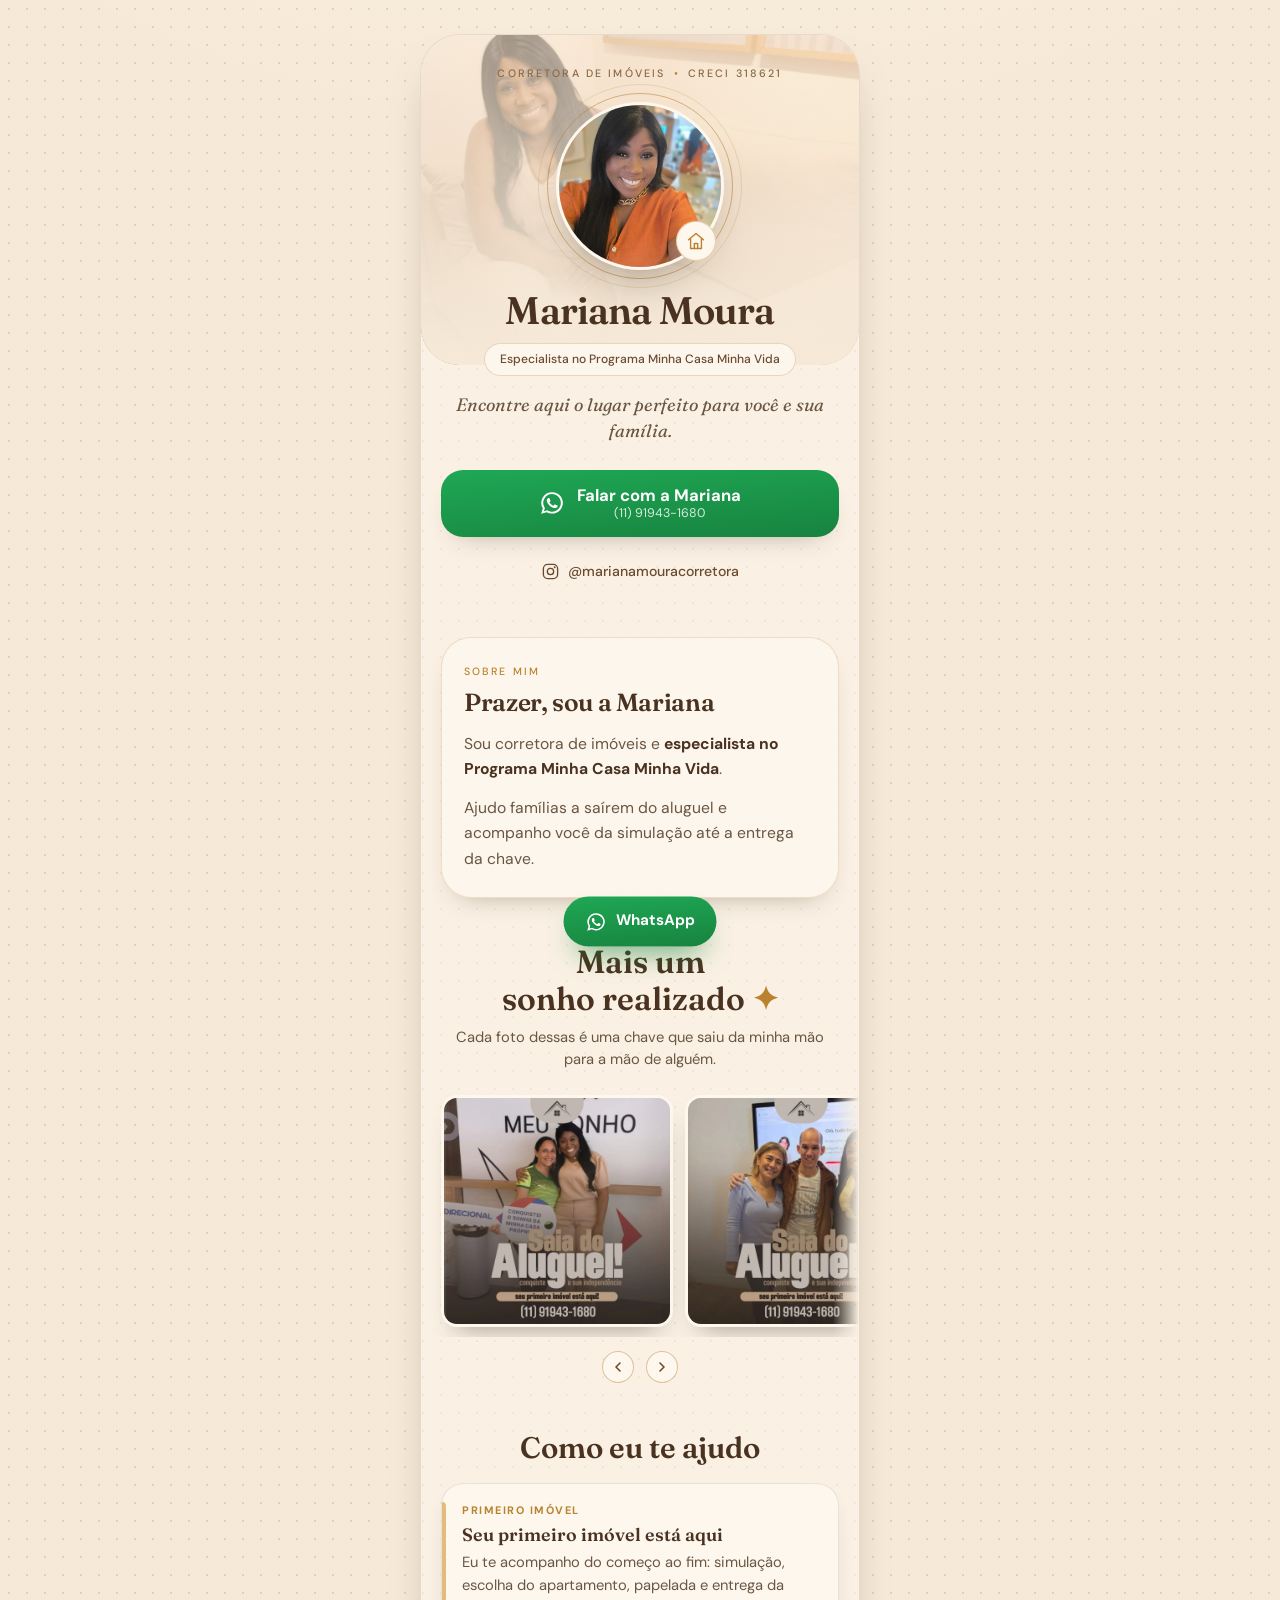
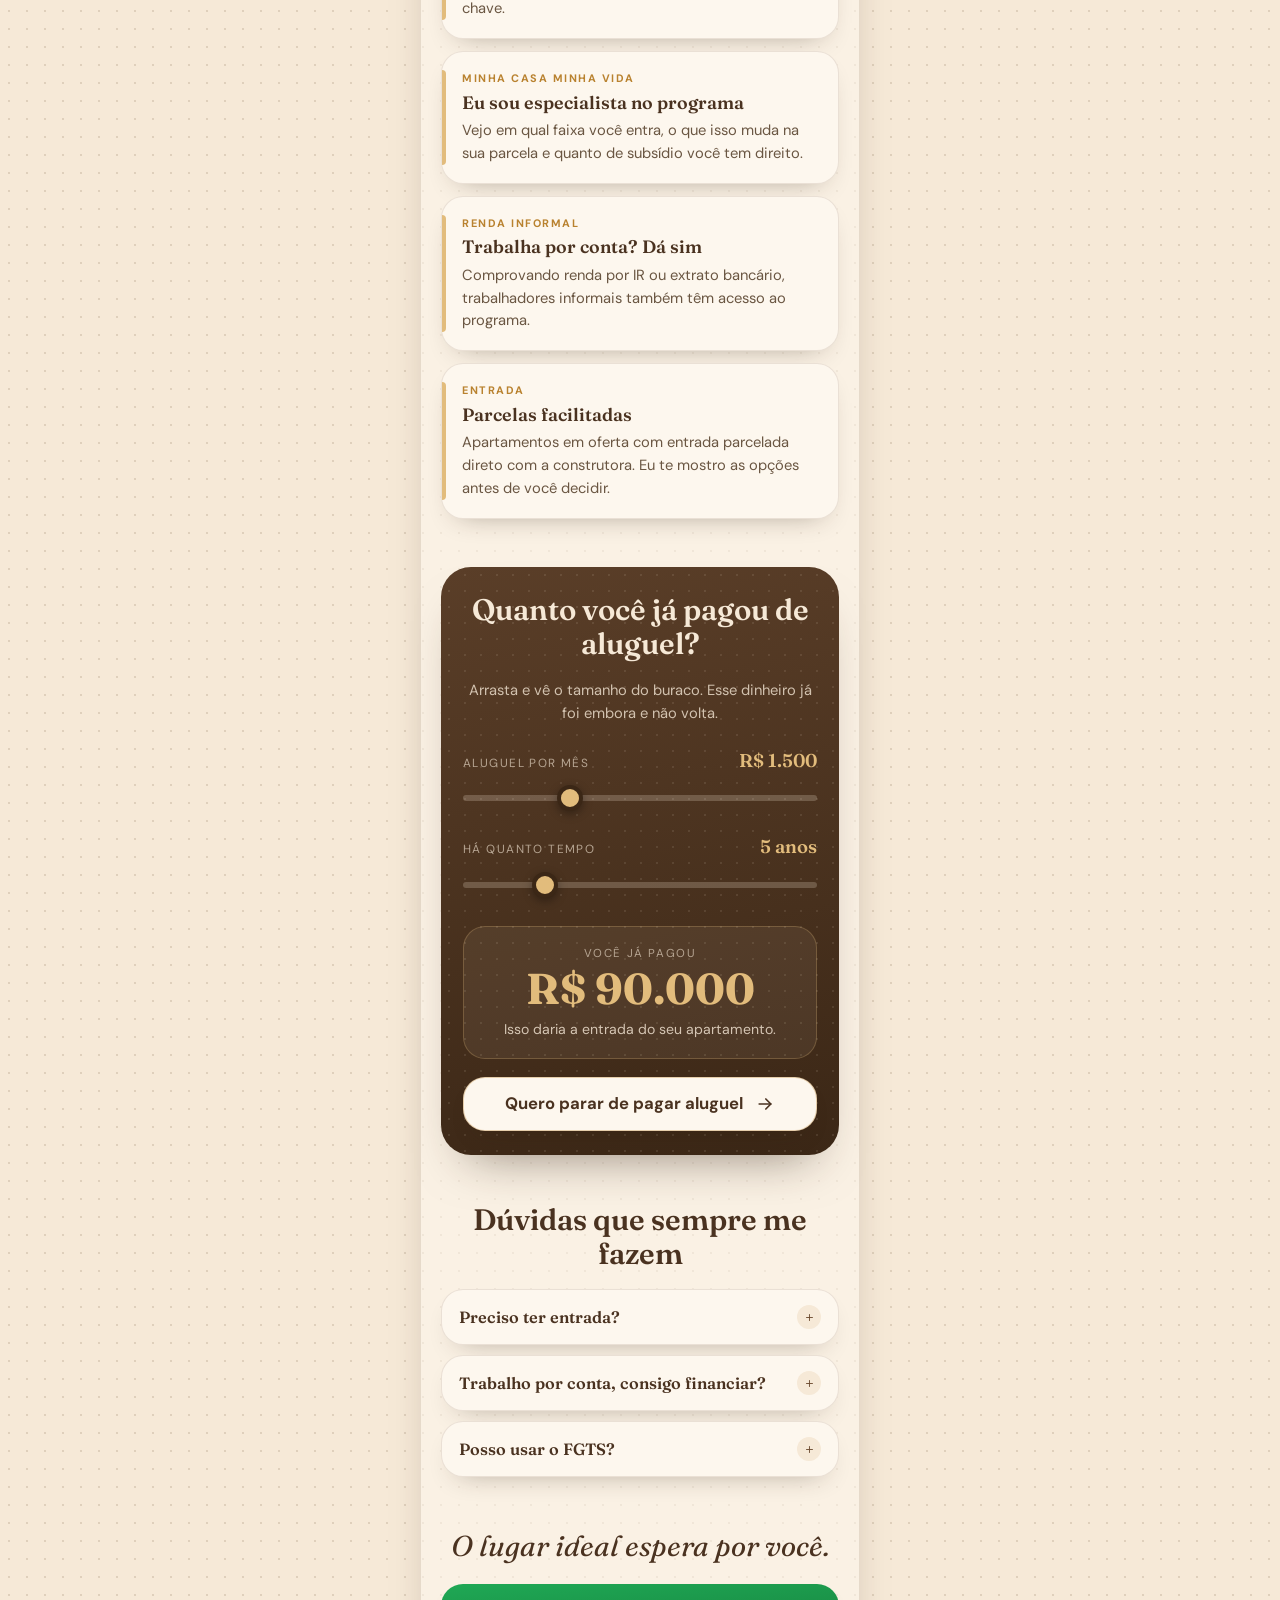
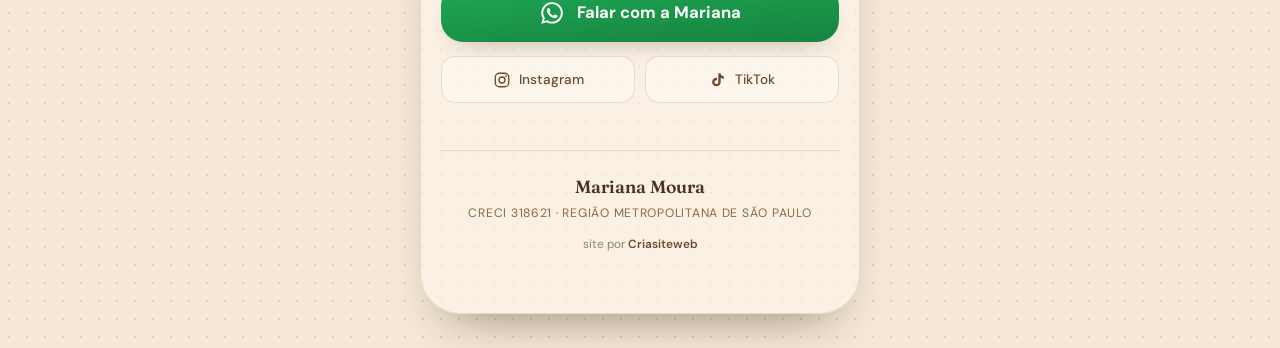
<file: index.html>
<!doctype html>
<html lang="pt-BR">
<head>
<meta charset="utf-8">
<meta http-equiv="Cache-Control" content="no-cache, must-revalidate">
<meta http-equiv="Pragma" content="no-cache">
<meta name="viewport" content="width=device-width, initial-scale=1, viewport-fit=cover">
<title>Mariana Moura · Corretora de Imóveis</title>
<meta name="description" content="Mariana Moura, corretora de imóveis e especialista no Programa Minha Casa Minha Vida. Encontre aqui o lugar perfeito para você e sua família.">
<meta name="theme-color" content="#F6E9D7">
<meta name="robots" content="noindex,nofollow">

<meta property="og:type" content="website">
<meta property="og:title" content="Mariana Moura · Corretora de Imóveis">
<meta property="og:description" content="Especialista no Programa Minha Casa Minha Vida. Saia do aluguel. Seu primeiro imóvel está aqui.">
<meta property="og:image" content="assets/img/mariana-retrato.jpg">

<link rel="icon" href="data:image/svg+xml,<svg xmlns='http://www.w3.org/2000/svg' viewBox='0 0 100 100'><rect width='100' height='100' rx='22' fill='%236B4A2F'/><text y='70' x='50' text-anchor='middle' font-size='58' font-family='Georgia,serif' fill='%23F6E9D7'>M</text></svg>">

<link rel="preconnect" href="https://fonts.googleapis.com">
<link rel="preconnect" href="https://fonts.gstatic.com" crossorigin>
<link href="https://fonts.googleapis.com/css2?family=Fraunces:ital,opsz,wght@0,9..144,400;0,9..144,600;0,9..144,700;1,9..144,400&family=DM+Sans:opsz,wght@9..40,400;9..40,500;9..40,700&display=swap" rel="stylesheet">

<script>
/* carimbo que muda a cada 2 minutos: o aparelho nunca fica preso
   numa aparência antiga, e ainda assim reaproveita o arquivo entre telas */
document.write('<link rel="stylesheet" href="assets/css/estilo.css?t='
  + Math.floor(Date.now() / 120000) + '">');
</script>
<noscript><link rel="stylesheet" href="assets/css/estilo.css"></noscript>

<script>
/* modo previa: prazo de 24h e botoes bloqueados ate a contratacao */
document.write('<script src="assets/js/previa.js?t='
  + Math.floor(Date.now() / 120000) + '"><\/script>');
</script>
</head>
<body>

<main class="bio">

  <!-- ============ 1. ROSTO + ACAO (cabecalho unico) ============ -->
  <header class="topo bloco" data-revela>

    <div class="topo__fundo" aria-hidden="true"></div>

    <p class="topo__rotulo">
      <span id="cargo">Corretora de imóveis</span>
      <i aria-hidden="true">&#8226;</i>
      <span id="creci">CRECI 318621</span>
    </p>

    <div class="topo__moldura">
      <img class="topo__foto" src="assets/img/mariana-retrato.jpg"
           alt="Mariana Moura, corretora de imóveis"
           width="565" height="568" fetchpriority="high" decoding="async">
      <span class="topo__selo" aria-hidden="true">
        <svg viewBox="0 0 24 24" fill="none" stroke="currentColor" stroke-width="1.7" stroke-linecap="round" stroke-linejoin="round">
          <path d="M3 10.5 12 3l9 7.5"/><path d="M5.5 9.5V21h13V9.5"/><path d="M10 21v-6h4v6"/>
        </svg>
      </span>
    </div>

    <h1 class="topo__nome">Mariana Moura</h1>

    <p class="topo__especialidade" id="especialidade">Especialista no Programa Minha Casa Minha Vida</p>

    <p class="topo__chamada" id="chamada">Encontre aqui o lugar perfeito para você e sua família.</p>

    <div class="topo__acao">
      <a class="botao botao--zap" id="zapTopo" href="#" target="_blank" rel="noopener">
        <svg class="botao__icone" viewBox="0 0 24 24" fill="currentColor" aria-hidden="true"><path d="M12.04 2a9.9 9.9 0 0 0-8.5 14.96L2 22l5.2-1.5A9.9 9.9 0 1 0 12.04 2Zm0 1.8a8.1 8.1 0 1 1-4.1 15.08l-.3-.17-3.08.89.9-3-.2-.31A8.1 8.1 0 0 1 12.05 3.8Zm4.65 10.3c-.25-.13-1.48-.73-1.7-.81-.23-.09-.4-.13-.56.12s-.64.8-.79.97c-.14.17-.29.19-.54.06a6.6 6.6 0 0 1-1.95-1.2 7.3 7.3 0 0 1-1.35-1.68c-.14-.25-.01-.38.11-.5.11-.12.25-.29.37-.44.12-.15.16-.25.24-.42.08-.17.04-.31-.02-.44-.06-.12-.56-1.35-.77-1.85-.2-.48-.4-.42-.55-.43h-.47c-.16 0-.43.06-.65.31-.23.25-.86.84-.86 2.05s.88 2.38 1 2.55c.13.16 1.73 2.64 4.2 3.7.58.26 1.04.41 1.4.52.59.19 1.13.16 1.55.1.47-.07 1.48-.6 1.69-1.19.2-.58.2-1.08.14-1.19-.06-.1-.23-.16-.48-.29Z"/></svg>
        <span class="botao__texto">
          <b>Falar com a Mariana</b>
          <small id="zapNumero">(11) 91943-1680</small>
        </span>
      </a>

      <a class="linha-insta" id="instaLink" href="https://www.instagram.com/marianamouracorretora/" target="_blank" rel="noopener">
        <svg viewBox="0 0 24 24" fill="none" stroke="currentColor" stroke-width="1.7" aria-hidden="true"><rect x="3" y="3" width="18" height="18" rx="5.5"/><circle cx="12" cy="12" r="4"/><circle cx="17.3" cy="6.7" r="1.2" fill="currentColor" stroke="none"/></svg>
        <span>@marianamouracorretora</span>
      </a>
    </div>

  </header>

  <!-- ============ 2. UM POUCO SOBRE ELA ============ -->
  <section class="sobre bloco" data-revela aria-labelledby="sobreTitulo">
    <p class="sobre__rotulo">Sobre mim</p>
    <h2 class="sobre__titulo" id="sobreTitulo">Prazer, sou a Mariana</h2>
    <div id="sobreTexto"></div>
  </section>

  <!-- ============ 3. MURAL DE ENTREGAS ============ -->
  <section class="mural bloco" data-revela aria-labelledby="muralTitulo">
    <h2 class="mural__titulo" id="muralTitulo">Mais um sonho realizado <i aria-hidden="true">✦</i></h2>
    <p class="mural__legenda" id="muralLegenda">Cada foto dessas é uma chave que saiu da minha mão para a mão de alguém.</p>

    <div class="mural__janela">
        <div class="trilho" id="trilho" role="list" aria-label="Fotos de entregas de chave"></div>
      </div>

      <div class="mural__setas">
        <button class="mural__seta" id="muralAntes" type="button" aria-label="Ver a foto anterior">
          <svg viewBox="0 0 24 24" fill="none" stroke="currentColor" stroke-width="2.4" stroke-linecap="round" stroke-linejoin="round" aria-hidden="true"><path d="m15 18-6-6 6-6"/></svg>
        </button>
        <button class="mural__seta" id="muralDepois" type="button" aria-label="Ver a próxima foto">
          <svg viewBox="0 0 24 24" fill="none" stroke="currentColor" stroke-width="2.4" stroke-linecap="round" stroke-linejoin="round" aria-hidden="true"><path d="m9 18 6-6-6-6"/></svg>
        </button>
      </div>
  </section>

  <!-- ============ 4. COMO EU TE AJUDO ============ -->
  <section class="ajuda bloco" data-revela aria-labelledby="ajudaTitulo">
    <h2 class="secao__titulo" id="ajudaTitulo">Como eu te ajudo</h2>
    <div class="ajuda__lista" id="ajudaLista"></div>
  </section>

  <!-- ============ 5. CONTA DO ALUGUEL ============ -->
  <section class="conta bloco" data-revela aria-labelledby="contaTitulo">
    <h2 class="secao__titulo secao__titulo--claro" id="contaTitulo">Quanto você já pagou de aluguel?</h2>
    <p class="conta__texto">Arrasta e vê o tamanho do buraco. Esse dinheiro já foi embora e não volta.</p>

    <label class="campo" for="valorAluguel">
      <span class="campo__rotulo">Aluguel por mês</span>
      <output class="campo__valor" id="valorSaida">R$ 1.500</output>
    </label>
    <input class="slider" type="range" id="valorAluguel" min="500" max="4000" step="50" value="1500" aria-describedby="valorSaida">

    <label class="campo" for="anosAluguel">
      <span class="campo__rotulo">Há quanto tempo</span>
      <output class="campo__valor" id="anosSaida">5 anos</output>
    </label>
    <input class="slider" type="range" id="anosAluguel" min="1" max="20" step="1" value="5" aria-describedby="anosSaida">

    <div class="conta__placar" aria-live="polite">
      <span class="conta__rotulo">Você já pagou</span>
      <strong class="conta__total" id="contaTotal">R$ 90.000</strong>
      <span class="conta__remate">Isso daria a entrada do seu apartamento.</span>
    </div>

    <a class="botao botao--claro" id="zapConta" href="#" target="_blank" rel="noopener">
      <span class="botao__texto"><b>Quero parar de pagar aluguel</b></span>
      <svg class="botao__seta" viewBox="0 0 24 24" fill="none" stroke="currentColor" stroke-width="2" stroke-linecap="round" stroke-linejoin="round" aria-hidden="true"><path d="M5 12h14"/><path d="m13 6 6 6-6 6"/></svg>
    </a>
  </section>

  <!-- ============ 6. DÚVIDAS ============ -->
  <section class="duvidas bloco" data-revela aria-labelledby="duvidasTitulo">
    <h2 class="secao__titulo" id="duvidasTitulo">Dúvidas que sempre me fazem</h2>
    <div class="duvidas__lista" id="duvidasLista"></div>
  </section>

  <!-- ============ 7. FECHAMENTO ============ -->
  <section class="fim bloco" data-revela>
    <p class="fim__frase" id="fimFrase">O lugar ideal espera por você.</p>
    <a class="botao botao--zap" id="zapFim" href="#" target="_blank" rel="noopener">
      <svg class="botao__icone" viewBox="0 0 24 24" fill="currentColor" aria-hidden="true"><path d="M12.04 2a9.9 9.9 0 0 0-8.5 14.96L2 22l5.2-1.5A9.9 9.9 0 1 0 12.04 2Zm0 1.8a8.1 8.1 0 1 1-4.1 15.08l-.3-.17-3.08.89.9-3-.2-.31A8.1 8.1 0 0 1 12.05 3.8Zm4.65 10.3c-.25-.13-1.48-.73-1.7-.81-.23-.09-.4-.13-.56.12s-.64.8-.79.97c-.14.17-.29.19-.54.06a6.6 6.6 0 0 1-1.95-1.2 7.3 7.3 0 0 1-1.35-1.68c-.14-.25-.01-.38.11-.5.11-.12.25-.29.37-.44.12-.15.16-.25.24-.42.08-.17.04-.31-.02-.44-.06-.12-.56-1.35-.77-1.85-.2-.48-.4-.42-.55-.43h-.47c-.16 0-.43.06-.65.31-.23.25-.86.84-.86 2.05s.88 2.38 1 2.55c.13.16 1.73 2.64 4.2 3.7.58.26 1.04.41 1.4.52.59.19 1.13.16 1.55.1.47-.07 1.48-.6 1.69-1.19.2-.58.2-1.08.14-1.19-.06-.1-.23-.16-.48-.29Z"/></svg>
      <span class="botao__texto"><b>Falar com a Mariana</b></span>
    </a>

    <div class="atalhos">
      <a class="atalho" id="atalhoInsta" href="https://www.instagram.com/marianamouracorretora/" target="_blank" rel="noopener">
        <svg viewBox="0 0 24 24" fill="none" stroke="currentColor" stroke-width="1.8" aria-hidden="true"><rect x="3" y="3" width="18" height="18" rx="5.5"/><circle cx="12" cy="12" r="4"/><circle cx="17.3" cy="6.7" r="1.2" fill="currentColor" stroke="none"/></svg>
        <span>Instagram</span>
      </a>
      <a class="atalho" id="atalhoTiktok" href="https://www.tiktok.com/@marianamoura1165" target="_blank" rel="noopener">
        <svg viewBox="0 0 24 24" fill="currentColor" aria-hidden="true"><path d="M16.6 5.82a4.28 4.28 0 0 1-1.02-2.82h-3.1v11.9a2.6 2.6 0 0 1-2.6 2.5 2.6 2.6 0 0 1 0-5.2c.27 0 .53.05.78.13V9.15a5.72 5.72 0 0 0-.78-.06 5.7 5.7 0 1 0 5.7 5.7V8.9a7.32 7.32 0 0 0 4.3 1.38V7.18a4.28 4.28 0 0 1-3.28-1.36Z"/></svg>
        <span>TikTok</span>
      </a>
    </div>
  </section>

  <footer class="rodape">
    <p class="rodape__marca">Mariana Moura</p>
    <p class="rodape__dados"><span id="rodapeCreci">CRECI 318621</span> · <span id="rodapeRegiao">[CONFIRMAR REGIÃO]</span></p>
    <p class="rodape__credito">site por <b>Criasiteweb</b></p>
  </footer>

</main>

<!-- botão fixo que aparece depois do primeiro rolar -->
<a class="flutuante" id="zapFlutuante" href="#" target="_blank" rel="noopener" aria-label="Falar com a Mariana no WhatsApp">
  <svg viewBox="0 0 24 24" fill="currentColor" aria-hidden="true"><path d="M12.04 2a9.9 9.9 0 0 0-8.5 14.96L2 22l5.2-1.5A9.9 9.9 0 1 0 12.04 2Zm0 1.8a8.1 8.1 0 1 1-4.1 15.08l-.3-.17-3.08.89.9-3-.2-.31A8.1 8.1 0 0 1 12.05 3.8Zm4.65 10.3c-.25-.13-1.48-.73-1.7-.81-.23-.09-.4-.13-.56.12s-.64.8-.79.97c-.14.17-.29.19-.54.06a6.6 6.6 0 0 1-1.95-1.2 7.3 7.3 0 0 1-1.35-1.68c-.14-.25-.01-.38.11-.5.11-.12.25-.29.37-.44.12-.15.16-.25.24-.42.08-.17.04-.31-.02-.44-.06-.12-.56-1.35-.77-1.85-.2-.48-.4-.42-.55-.43h-.47c-.16 0-.43.06-.65.31-.23.25-.86.84-.86 2.05s.88 2.38 1 2.55c.13.16 1.73 2.64 4.2 3.7.58.26 1.04.41 1.4.52.59.19 1.13.16 1.55.1.47-.07 1.48-.6 1.69-1.19.2-.58.2-1.08.14-1.19-.06-.1-.23-.16-.48-.29Z"/></svg>
  <span>WhatsApp</span>
</a>

<script>
(function(){
  var t = Math.floor(Date.now() / 120000);
  document.write('<script src="assets/js/dados.js?t=' + t + '"><\/script>');
  document.write('<script src="assets/js/app.js?t='   + t + '"><\/script>');
})();
</script>
</body>
</html>
</file>
<file: assets/css/estilo.css>
/* ==================================================================
   MARIANA MOURA · biosite
   Paleta tirada das artes reais do Instagram dela:
   areia, marrom-chocolate e dourado.
   ================================================================== */

:root{
  --areia:        #F6E9D7;
  --areia-escura: #EBD9BF;
  --creme:        #FDF7EE;
  --branco:       #FFFDFA;

  --cafe:         #4A3220;
  --marrom:       #6B4A2F;
  --marrom-claro: #8A6844;
  --tinta:        #2E1E10;
  --tinta-suave:  #6A5642;

  --dourado:      #B9822F;
  --dourado-claro:#E2BC7C;

  --zap:          #1FA855;
  --zap-escuro:   #17833F;

  --raio:   22px;
  --raio-g: 30px;
  --arco:   50% 50% 16px 16px / 32% 32% 16px 16px;

  --sombra:    0 12px 28px -18px rgba(46,30,16,.45);
  --sombra-g:  0 26px 50px -28px rgba(46,30,16,.55);

  --display: "Fraunces", Georgia, "Times New Roman", serif;
  --corpo:   "DM Sans", system-ui, -apple-system, "Segoe UI", sans-serif;

  --largura: 440px;
}

*, *::before, *::after{ box-sizing: border-box; }

html{ -webkit-text-size-adjust: 100%; }

body{
  margin: 0;
  font-family: var(--corpo);
  color: var(--tinta);
  background-color: var(--areia);
  /* malha de bolinhas: mesmo grafismo das artes dela */
  background-image:
    radial-gradient(rgba(107,74,47,.16) 1.1px, transparent 1.2px),
    radial-gradient(1200px 700px at 50% -10%, #FBF1E2 0%, rgba(251,241,226,0) 70%);
  background-size: 18px 18px, 100% 100%;
  line-height: 1.55;
  overflow-x: hidden;
}

img{ max-width: 100%; display: block; }
a{ color: inherit; }

/* ---------- coluna única, estreita: é um biosite ---------- */
.bio{
  width: 100%;
  max-width: var(--largura);
  margin: 0 auto;
  padding: 26px 20px 140px;
}

@media (min-width: 900px){
  .bio{
    margin: 34px auto;
    background: rgba(253,247,238,.55);
    border: 1px solid rgba(107,74,47,.14);
    border-radius: 40px;
    box-shadow: var(--sombra-g);
    padding-bottom: 60px;
  }
}

/* ---------- entrada por bloco ---------- */
.bloco{
  opacity: 0;
  transform: translateY(26px);
  transition: opacity .7s cubic-bezier(.22,.8,.3,1), transform .7s cubic-bezier(.22,.8,.3,1);
  will-change: opacity, transform;
}
.bloco.visivel{ opacity: 1; transform: none; }

@media (prefers-reduced-motion: reduce){
  .bloco{ opacity: 1; transform: none; transition: none; }
}

/* ================= 1. ROSTO ================= */
.topo{ position: relative; text-align: center; padding-top: 4px; }

/* tudo do cabeçalho fica por cima do fundo */
.topo > *:not(.topo__fundo){ position: relative; z-index: 1; }

/* foto dela no decorado, sangrando como ambientação atrás do cabeçalho */
.topo__fundo{
  position: absolute;
  top: -26px;
  left: -20px;
  right: -20px;
  height: 330px;
  z-index: 0;
  overflow: hidden;
  border-radius: 0 0 38px 38px;
}
.topo__fundo::before{
  content: "";
  position: absolute;
  inset: 0;
  background: url("../img/mariana-sofa.jpg") 62% 16% / cover no-repeat;
  filter: saturate(.92);
}
.topo__fundo::after{
  /* véu na cor da areia: a foto vira ambiente, o texto continua legível */
  content: "";
  position: absolute;
  inset: 0;
  background: linear-gradient(180deg,
    rgba(246,233,215,.58) 0%,
    rgba(246,233,215,.76) 42%,
    rgba(246,233,215,.95) 78%,
    var(--areia) 100%);
}

@media (min-width: 900px){
  .topo__fundo{ border-radius: 40px 40px 38px 38px; }
}

/* etiqueta fina em caixa alta, acima do rosto */
.topo__rotulo{
  margin: 0 0 20px;
  font-size: .67rem;
  font-weight: 500;
  letter-spacing: .2em;
  text-transform: uppercase;
  color: var(--marrom-claro);
}
.topo__rotulo i{ color: var(--dourado); font-style: normal; margin: 0 3px; }

/* moldura do rosto: bolinha de perfil, com anel duplo dourado */
.topo__moldura{
  position: relative;
  width: min(168px, 43vw);
  aspect-ratio: 1;
  margin: 0 auto 20px;
}
.topo__moldura::before{
  content: "";
  position: absolute;
  inset: -9px;
  border: 1.5px solid rgba(185,130,47,.55);
  border-radius: 50%;
  z-index: 0;
}
.topo__moldura::after{
  content: "";
  position: absolute;
  inset: -18px;
  border: 1px solid rgba(185,130,47,.2);
  border-radius: 50%;
  z-index: 0;
}

.topo__foto{
  position: relative;
  z-index: 1;
  display: block;
  width: 100%;
  height: 100%;
  object-fit: cover;
  object-position: center 18%;
  border-radius: 50%;
  border: 3px solid var(--creme);
  box-shadow: var(--sombra-g);
}

.topo__selo{
  position: absolute;
  z-index: 2;
  right: 5%;
  bottom: 5%;
  width: 40px;
  height: 40px;
  display: grid;
  place-items: center;
  background: var(--creme);
  color: var(--dourado);
  border: 1px solid rgba(185,130,47,.32);
  border-radius: 50%;
  box-shadow: var(--sombra);
}
.topo__selo svg{ width: 20px; height: 20px; }

.topo__nome{
  font-family: var(--display);
  font-weight: 600;
  font-size: clamp(1.95rem, 8.4vw, 2.4rem);
  line-height: 1.06;
  letter-spacing: -.022em;
  color: var(--cafe);
  margin: 0;
}

.topo__especialidade{
  display: inline-block;
  margin: 13px 0 0;
  padding: 6px 15px;
  font-size: .755rem;
  font-weight: 500;
  color: var(--marrom);
  background: rgba(253,247,238,.92);
  border: 1px solid rgba(185,130,47,.28);
  border-radius: 999px;
}

.topo__chamada{
  font-family: var(--display);
  font-style: italic;
  font-size: 1.12rem;
  line-height: 1.45;
  color: var(--tinta-suave);
  margin: 16px 8px 0;
}

.topo__acao{ margin-top: 26px; }

/* ================= 2. AÇÃO ================= */
.acao{ margin-top: 26px; }

.botao{
  display: flex;
  align-items: center;
  justify-content: center;
  gap: 12px;
  width: 100%;
  padding: 16px 20px;
  border-radius: var(--raio);
  text-decoration: none;
  font-family: var(--corpo);
  box-shadow: var(--sombra);
  transition: transform .18s ease, box-shadow .18s ease;
}
.botao:active{ transform: scale(.985); }

.botao--zap{
  background: linear-gradient(175deg, var(--zap) 0%, var(--zap-escuro) 100%);
  color: #fff;
}
.botao--claro{
  background: var(--creme);
  color: var(--cafe);
  border: 1px solid rgba(185,130,47,.35);
}

.botao__icone{ width: 26px; height: 26px; flex: none; }
.botao__seta{ width: 20px; height: 20px; flex: none; }
.botao__texto{ display: flex; flex-direction: column; line-height: 1.2; }
.botao__texto b{ font-size: 1.04rem; font-weight: 700; }
.botao__texto small{ font-size: .78rem; opacity: .82; }

.linha-insta{
  display: flex;
  align-items: center;
  justify-content: center;
  gap: 8px;
  margin-top: 14px;
  padding: 10px;
  font-size: .88rem;
  font-weight: 500;
  color: var(--marrom);
  text-decoration: none;
}
.linha-insta svg{ width: 19px; height: 19px; }

/* ================= 3. MURAL ================= */
.mural{
  margin-top: 46px;
  text-align: center;
}


.mural__titulo{
  font-family: var(--display);
  font-weight: 600;
  font-size: clamp(1.6rem, 7vw, 2rem);
  line-height: 1.15;
  color: var(--cafe);
  margin: 6px 0 8px;
}
.mural__titulo i{ color: var(--dourado); font-style: normal; }

.mural__legenda{
  margin: 0 8px 20px;
  font-size: .92rem;
  color: var(--tinta-suave);
}

/* trilho que anda sozinho */
/* setas embaixo do mural: nao ficam por cima das fotos */
.mural__setas{
  display: flex;
  justify-content: center;
  gap: 12px;
  margin-top: 14px;
}
.mural__seta{
  width: 32px;
  height: 32px;
  display: grid;
  place-items: center;
  padding: 0;
  border: 1px solid rgba(185,130,47,.45);
  border-radius: 50%;
  background: var(--creme);
  color: var(--marrom);
  box-shadow: var(--sombra);
  cursor: pointer;
  transition: opacity .25s ease, transform .18s ease;
}
.mural__seta svg{ width: 16px; height: 16px; }
.mural__seta:active{ transform: scale(.9); }

.mural__janela{
  overflow-x: auto;
  overflow-y: hidden;
  -webkit-overflow-scrolling: touch;
  overscroll-behavior-x: contain;
  scrollbar-width: none;
  margin: 0 -20px;      /* anula o respiro da coluna: as fotos vão de borda a borda */
  padding: 4px 0 10px;
  -webkit-mask-image: linear-gradient(90deg, transparent 0, #000 26px, #000 calc(100% - 26px), transparent 100%);
          mask-image: linear-gradient(90deg, transparent 0, #000 26px, #000 calc(100% - 26px), transparent 100%);
}

.mural__janela::-webkit-scrollbar{ display: none; }

/* o trilho anda sozinho pelo JavaScript e aceita o dedo a qualquer momento:
   no celular a animação de CSS era desligada pela economia de bateria */
.trilho{
  display: flex;
  gap: 12px;
  width: max-content;
  padding: 0 20px;
}

/* altura fixa, largura pelo formato natural da foto: nada é espremido */
.cartao{
  flex: none;
  height: 204px;
  margin: 0;
  border-radius: 16px;
  overflow: hidden;
  background: var(--areia-escura);
  box-shadow: 0 14px 26px -16px rgba(46,30,16,.5);
  border: 3px solid var(--creme);
}
.cartao img{
  height: 100%;
  width: auto;
  display: block;
  /* nada de corte: a arte entra inteira, com a proporção que ela publicou */
  object-fit: contain;
}
.cartao{ height: 232px; }

/* ================= 4. COMO EU TE AJUDO ================= */
.sobre{
  margin-top: 44px;
  padding: 26px 22px;
  background: rgba(253,247,238,.82);
  border: 1px solid rgba(185,130,47,.22);
  border-radius: var(--raio-g);
  box-shadow: var(--sombra);
}
.sobre__rotulo{
  margin: 0 0 8px;
  font-size: .66rem;
  font-weight: 500;
  letter-spacing: .2em;
  text-transform: uppercase;
  color: var(--dourado);
}
.sobre__titulo{
  font-family: var(--display);
  font-weight: 600;
  font-size: 1.55rem;
  line-height: 1.15;
  letter-spacing: -.015em;
  color: var(--cafe);
  margin: 0 0 14px;
}
.sobre__texto{
  margin: 0 0 13px;
  font-size: .98rem;
  line-height: 1.62;
  color: var(--tinta-suave);
}
.sobre__texto:last-child{ margin-bottom: 0; }
.sobre__texto b{ color: var(--cafe); font-weight: 700; }

.ajuda{ margin-top: 48px; }

.secao__titulo{
  font-family: var(--display);
  font-weight: 600;
  font-size: clamp(1.5rem, 6.5vw, 1.85rem);
  line-height: 1.15;
  color: var(--cafe);
  margin: 0 0 18px;
  text-align: center;
}
.secao__titulo--claro{ color: var(--areia); }

.ajuda__lista{ display: grid; gap: 12px; }

.item{
  position: relative;
  padding: 18px 18px 18px 20px;
  background: var(--creme);
  border: 1px solid rgba(107,74,47,.13);
  border-radius: var(--raio);
  box-shadow: var(--sombra);
}
.item::before{
  content: "";
  position: absolute;
  left: 0; top: 18px; bottom: 18px;
  width: 4px;
  border-radius: 0 4px 4px 0;
  background: var(--dourado-claro);
}
.item__etiqueta{
  display: block;
  font-size: .68rem;
  letter-spacing: .14em;
  text-transform: uppercase;
  color: var(--dourado);
  font-weight: 700;
  margin-bottom: 5px;
}
.item__titulo{
  font-family: var(--display);
  font-size: 1.12rem;
  font-weight: 600;
  color: var(--cafe);
  margin: 0 0 5px;
  line-height: 1.25;
}
.item__texto{
  margin: 0;
  font-size: .92rem;
  color: var(--tinta-suave);
}

/* ================= 5. CONTA DO ALUGUEL ================= */
.conta{
  margin-top: 48px;
  padding: 26px 22px 24px;
  background:
    radial-gradient(rgba(246,233,215,.10) 1px, transparent 1.1px) 0 0/16px 16px,
    linear-gradient(170deg, #5A3E28 0%, #3B2716 100%);
  border-radius: var(--raio-g);
  box-shadow: var(--sombra-g);
  color: var(--areia);
}

.conta__texto{
  margin: 0 0 22px;
  text-align: center;
  font-size: .92rem;
  color: rgba(246,233,215,.78);
}

.campo{
  display: flex;
  align-items: baseline;
  justify-content: space-between;
  gap: 10px;
  margin-bottom: 6px;
}
.campo__rotulo{
  font-size: .74rem;
  letter-spacing: .12em;
  text-transform: uppercase;
  color: rgba(246,233,215,.62);
}
.campo__valor{
  font-family: var(--display);
  font-size: 1.16rem;
  font-weight: 600;
  color: var(--dourado-claro);
}

.slider{
  -webkit-appearance: none;
  appearance: none;
  width: 100%;
  height: 34px;
  margin: 0 0 18px;
  background: transparent;
  cursor: pointer;
}
.slider::-webkit-slider-runnable-track{
  height: 6px;
  border-radius: 99px;
  background: rgba(246,233,215,.22);
}
.slider::-moz-range-track{
  height: 6px;
  border-radius: 99px;
  background: rgba(246,233,215,.22);
}
.slider::-webkit-slider-thumb{
  -webkit-appearance: none;
  width: 26px; height: 26px;
  margin-top: -10px;
  border-radius: 50%;
  background: var(--dourado-claro);
  border: 4px solid #3B2716;
  box-shadow: 0 3px 10px rgba(0,0,0,.35);
}
.slider::-moz-range-thumb{
  width: 20px; height: 20px;
  border-radius: 50%;
  background: var(--dourado-claro);
  border: 4px solid #3B2716;
}
.slider:focus-visible{ outline: 2px solid var(--dourado-claro); outline-offset: 6px; }

.conta__placar{
  display: grid;
  gap: 2px;
  text-align: center;
  padding: 18px 14px;
  margin: 6px 0 18px;
  background: rgba(246,233,215,.07);
  border: 1px solid rgba(226,188,124,.25);
  border-radius: var(--raio);
}
.conta__rotulo{
  font-size: .72rem;
  letter-spacing: .14em;
  text-transform: uppercase;
  color: rgba(246,233,215,.6);
}
.conta__total{
  font-family: var(--display);
  font-size: clamp(2rem, 10vw, 2.7rem);
  font-weight: 700;
  line-height: 1.1;
  color: var(--dourado-claro);
}
.conta__remate{
  font-size: .88rem;
  color: rgba(246,233,215,.8);
  margin-top: 4px;
}

/* ================= 6. DÚVIDAS ================= */
.duvidas{ margin-top: 48px; }
.duvidas__lista{ display: grid; gap: 10px; }

.duvida{
  background: var(--creme);
  border: 1px solid rgba(107,74,47,.13);
  border-radius: var(--raio);
  box-shadow: var(--sombra);
  overflow: hidden;
}
.duvida__botao{
  display: flex;
  align-items: center;
  justify-content: space-between;
  gap: 12px;
  width: 100%;
  padding: 15px 17px;
  background: none;
  border: 0;
  text-align: left;
  font-family: var(--display);
  font-size: 1.02rem;
  font-weight: 600;
  color: var(--cafe);
  cursor: pointer;
}
.duvida__mais{
  flex: none;
  width: 24px; height: 24px;
  display: grid; place-items: center;
  border-radius: 50%;
  background: var(--areia);
  color: var(--marrom);
  font-size: 1rem;
  line-height: 1;
  transition: transform .25s ease;
}
.duvida.aberta .duvida__mais{ transform: rotate(45deg); }

.duvida__corpo{
  display: grid;
  grid-template-rows: 0fr;
  transition: grid-template-rows .3s ease;
}
.duvida.aberta .duvida__corpo{ grid-template-rows: 1fr; }
.duvida__corpo > div{ overflow: hidden; }
.duvida__corpo p{
  margin: 0;
  padding: 0 17px 16px;
  font-size: .92rem;
  color: var(--tinta-suave);
}

/* ================= 7. FECHAMENTO ================= */
.fim{
  margin-top: 50px;
  text-align: center;
}
.fim__frase{
  font-family: var(--display);
  font-style: italic;
  font-size: clamp(1.45rem, 7vw, 1.8rem);
  line-height: 1.3;
  color: var(--cafe);
  margin: 0 0 20px;
}

.atalho svg{ width: 18px; height: 18px; flex: none; }

.atalhos{
  display: flex;
  gap: 10px;
  margin-top: 14px;
}
.atalho{
  flex: 1;
  display: flex;
  align-items: center;
  justify-content: center;
  gap: 8px;
  padding: 12px 8px;
  font-size: .85rem;
  font-weight: 500;
  color: var(--marrom);
  text-decoration: none;
  background: rgba(253,247,238,.8);
  border: 1px solid rgba(107,74,47,.15);
  border-radius: 14px;
}

/* ================= RODAPÉ ================= */
.rodape{
  margin-top: 46px;
  padding-top: 22px;
  border-top: 1px solid rgba(107,74,47,.16);
  text-align: center;
}
.rodape__marca{
  font-family: var(--display);
  font-size: 1.1rem;
  font-weight: 600;
  color: var(--cafe);
  margin: 0 0 4px;
}
.rodape__dados{
  margin: 0 0 12px;
  font-size: .76rem;
  letter-spacing: .06em;
  text-transform: uppercase;
  color: var(--marrom-claro);
}
.rodape__credito b{ color: var(--marrom); font-weight: 600; }

.rodape__credito{
  margin: 0;
  font-size: .74rem;
  color: rgba(106,86,66,.7);
}
.rodape__credito a{ color: var(--marrom); }

/* ================= BOTÃO FLUTUANTE ================= */
.flutuante{
  position: fixed;
  left: 50%;
  bottom: 18px;
  transform: translate(-50%, 130%);
  display: inline-flex;
  align-items: center;
  gap: 9px;
  padding: 13px 22px;
  background: linear-gradient(175deg, var(--zap) 0%, var(--zap-escuro) 100%);
  color: #fff;
  text-decoration: none;
  font-weight: 700;
  font-size: .95rem;
  border-radius: 999px;
  box-shadow: 0 16px 30px -14px rgba(23,131,63,.8);
  transition: transform .35s cubic-bezier(.22,.8,.3,1);
  z-index: 50;
}
.flutuante svg{ width: 21px; height: 21px; }
.flutuante.aparece{ transform: translate(-50%, 0); }

/* marcador de pendência: o que ainda falta preencher fica visível */
.pendente{
  background: rgba(185,130,47,.18);
  border-bottom: 2px dotted var(--dourado);
  padding: 0 3px;
  border-radius: 3px;
}

/* ================= 3b. VÍDEO DO DECORADO ================= */
.video{ margin-top: 44px; }
.video__legenda{
  margin: -6px 0 18px;
  text-align: center;
  font-size: .95rem;
  line-height: 1.55;
  color: var(--cafe-claro);
}
.video__moldura{
  position: relative;
  max-width: 320px;
  margin: 0 auto;
  border-radius: 22px;
  overflow: hidden;
  border: 3px solid var(--creme);
  background: var(--areia-escura);
  box-shadow: 0 22px 40px -20px rgba(46,30,16,.55);
}
.video__moldura video{
  display: block;
  width: 100%;
  height: auto;
  background: #000;
}
</file>
